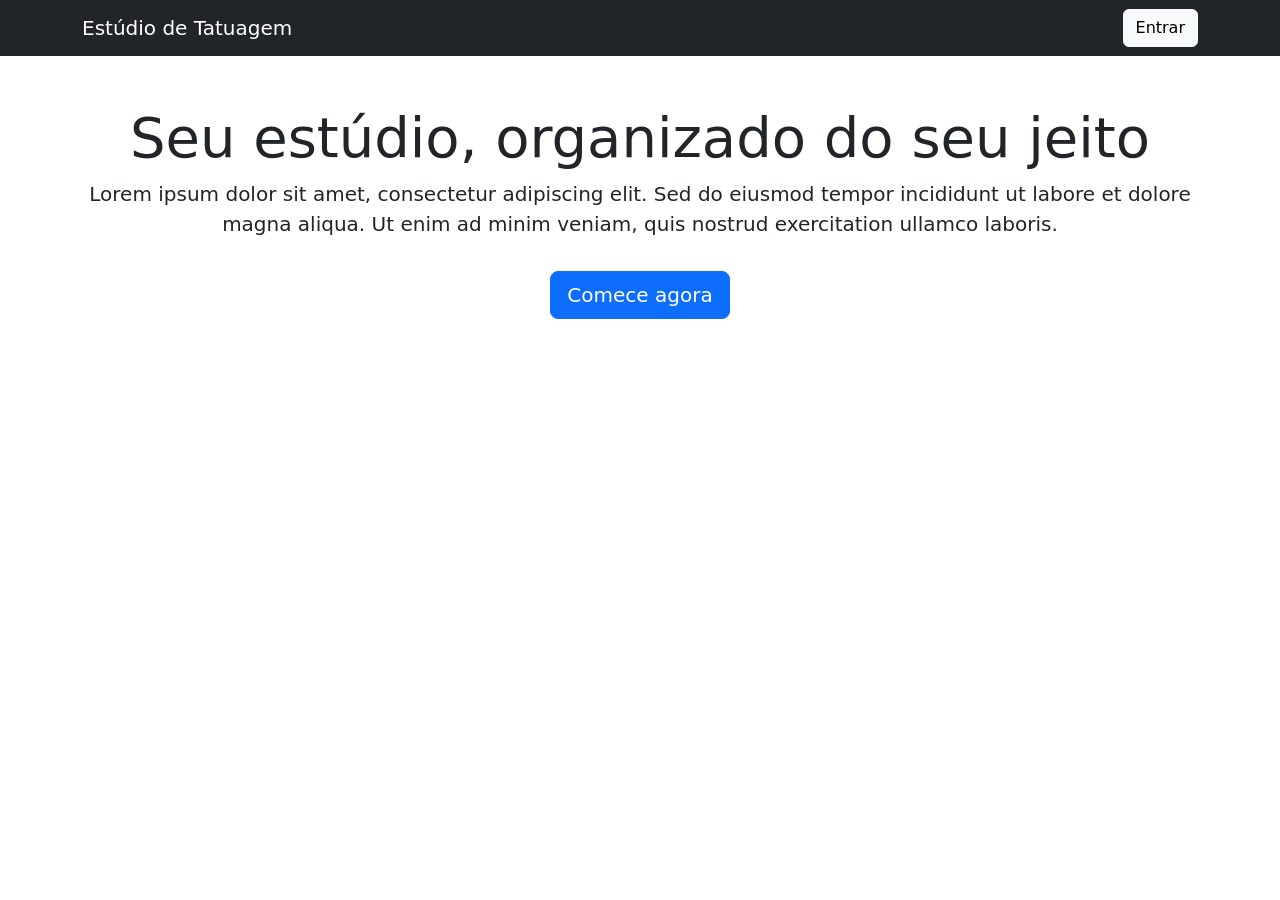
<file: frontend/frontend/index.html>
<!DOCTYPE html>
<html lang="pt-br">
<head>
  <meta charset="UTF-8">
  <title>Estúdio de Tatuagem</title>
  <link href="https://cdn.jsdelivr.net/npm/bootstrap@5.3.0/dist/css/bootstrap.min.css" rel="stylesheet">
</head>
<body>

  <nav class="navbar navbar-dark bg-dark">
    <div class="container">
      <span class="navbar-brand">Estúdio de Tatuagem</span>
      <div>
        <a href="login.html" class="btn btn-light">Entrar</a>
      </div>
    </div>
  </nav>

  <div class="container py-5 text-center">
    <h1 class="display-4">Seu estúdio, organizado do seu jeito</h1>
    <p class="lead">
      Lorem ipsum dolor sit amet, consectetur adipiscing elit. Sed do eiusmod
      tempor incididunt ut labore et dolore magna aliqua. Ut enim ad minim
      veniam, quis nostrud exercitation ullamco laboris.
    </p>
    <a href="login.html" class="btn btn-primary btn-lg mt-3">Comece agora</a>
  </div>

</body>
</html>
</file>
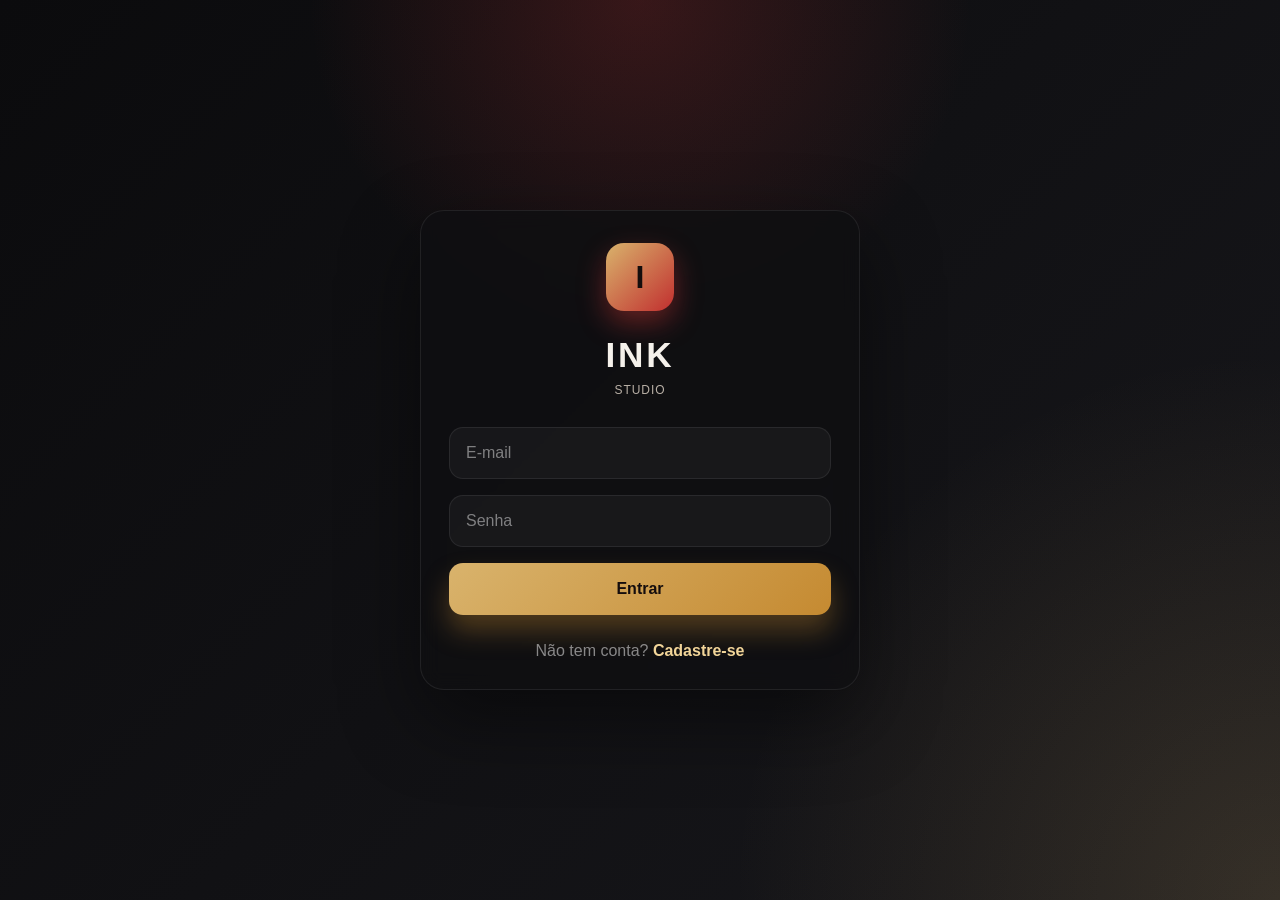
<file: frontend/frontend/agendamentos.html>
<!DOCTYPE html>
<html lang="pt-br">
<head>
  <meta charset="UTF-8">
  <title>Agendamentos — Estúdio de Tatuagem</title>
  <link href="https://cdn.jsdelivr.net/npm/bootstrap@5.3.0/dist/css/bootstrap.min.css" rel="stylesheet">
</head>
<body class="container py-4">

  <nav class="navbar navbar-dark bg-dark mb-4">
    <div class="container">
      <span class="navbar-brand">Estúdio de Tatuagem</span>
      <div>
        <a href="dashboard.html" class="text-light me-3">Dashboard</a>
        <a href="clientes.html" class="text-light me-3">Clientes</a>
        <a href="senioridade.html" class="text-light me-3">Senioridade</a>
        <a href="estilos.html" class="text-light me-3">Estilos</a>
        <a href="tatuadores.html" class="text-light me-3">Tatuadores</a>
        <a href="agendamentos.html" class="text-light">Agendamentos</a>
      </div>
    </div>
  </nav>

  <h1>Agendamentos</h1>

  <form id="form-agendamento" class="row g-2 mt-2 mb-4">
    <div class="col-md-3">
      <select id="idcliente" class="form-select" required>
        <option value="">Cliente...</option>
      </select>
    </div>
    <div class="col-md-3">
      <select id="idtatuador" class="form-select" required>
        <option value="">Tatuador...</option>
      </select>
    </div>
    <div class="col-md-2">
      <input type="date" id="dataagendamento" class="form-control" required>
    </div>
    <div class="col-md-2">
      <input type="time" id="horaagendamento" class="form-control" required>
    </div>
    <div class="col-md-2">
      <input type="number" id="valortatuagem" class="form-control" placeholder="Valor (R$)" step="0.01" min="0">
    </div>
    <div class="col-md-12">
      <textarea id="descricaotatuagem" class="form-control" placeholder="Descrição da tatuagem"></textarea>
    </div>
    <div class="col-md-4">
      <label class="form-label">Desenho aprovado (imagem)</label>
      <input type="file" id="desenho" class="form-control" accept="image/*">
    </div>
    <div class="col-md-3" id="bloco-status" style="display: none;">
      <select id="status" class="form-select">
        <option value="pendente">Pendente</option>
        <option value="confirmado">Confirmado</option>
        <option value="concluido">Concluído</option>
        <option value="cancelado">Cancelado</option>
      </select>
    </div>
    <div class="col-md-2">
      <button id="btn-submit-agendamento" type="submit" class="btn btn-primary w-100">Cadastrar</button>
    </div>
  </form>

  <table class="table table-bordered">
    <thead>
      <tr>
        <th>ID</th>
        <th>Cliente</th>
        <th>Tatuador</th>
        <th>Data</th>
        <th>Hora</th>
        <th>Valor</th>
        <th>Status</th>
        <th>Desenho</th>
        <th>Ações</th>
      </tr>
    </thead>
    <tbody id="corpo-tabela"></tbody>
  </table>

  <script src="js/auth.js"></script>
  <script src="js/agendamentos.js"></script>

</body>
</html>
</file>
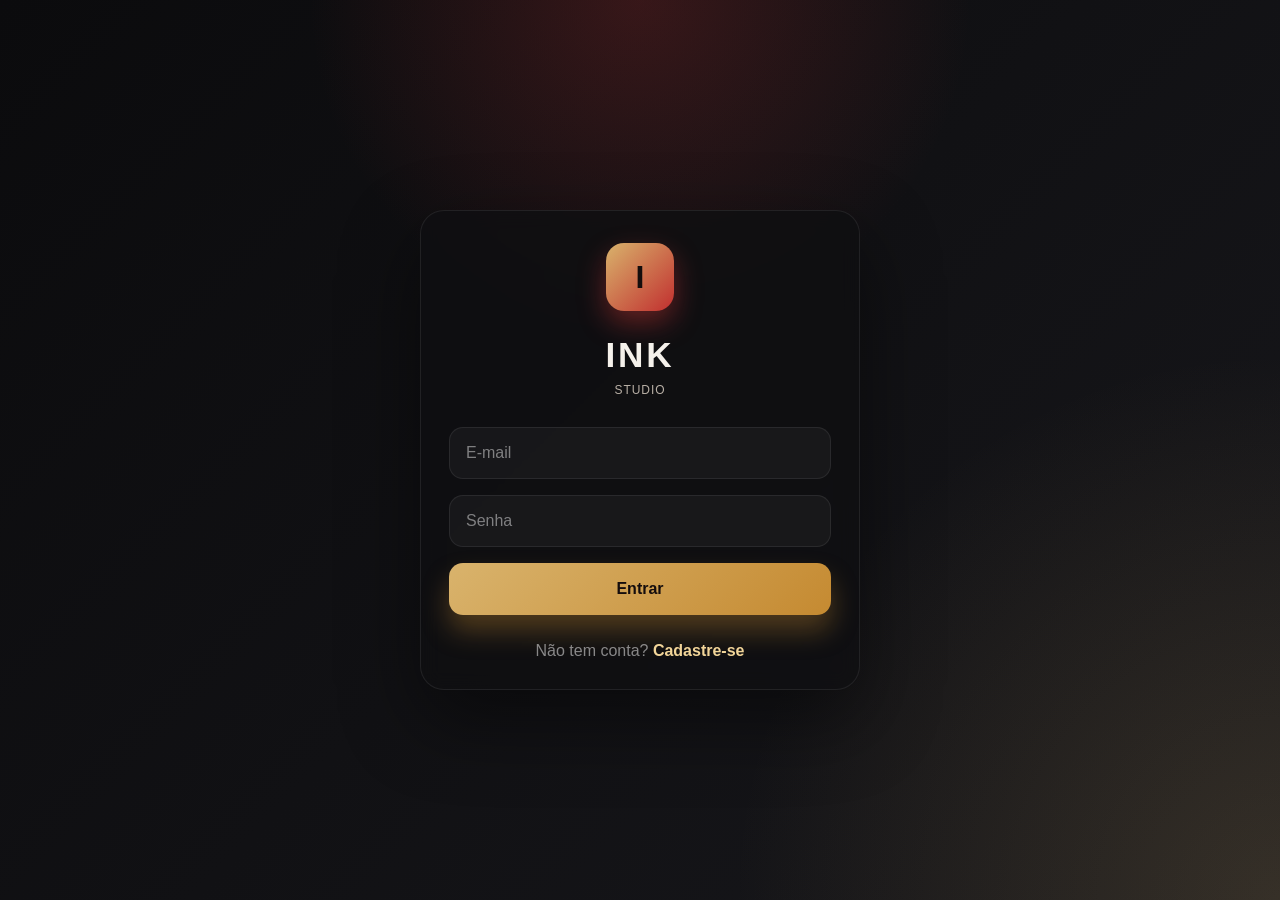
<file: frontend/frontend/cadastro.html>
<!DOCTYPE html>
<html lang="pt-br">
<head>
  <meta charset="UTF-8">
  <title>Cadastro — Estúdio de Tatuagem</title>
  <link href="https://cdn.jsdelivr.net/npm/bootstrap@5.3.0/dist/css/bootstrap.min.css" rel="stylesheet">
</head>
<body class="container py-5" style="max-width: 480px;">

  <h1 class="mb-4">Criar conta</h1>

  <form id="form-cadastro">
    <div class="mb-3">
      <input type="text" id="nome" class="form-control" placeholder="Nome" required>
    </div>
    <div class="mb-3">
      <input type="email" id="email" class="form-control" placeholder="E-mail" required>
    </div>
    <div class="mb-3">
      <input type="password" id="senha" class="form-control" placeholder="Senha" required>
    </div>
    <button type="submit" class="btn btn-primary w-100">Cadastrar</button>
  </form>

  <p class="mt-3 text-center">
    Já tem conta? <a href="login.html">Entrar</a>
  </p>

  <script src="js/auth.js"></script>
  <script src="js/cadastro.js"></script>

</body>
</html>
</file>
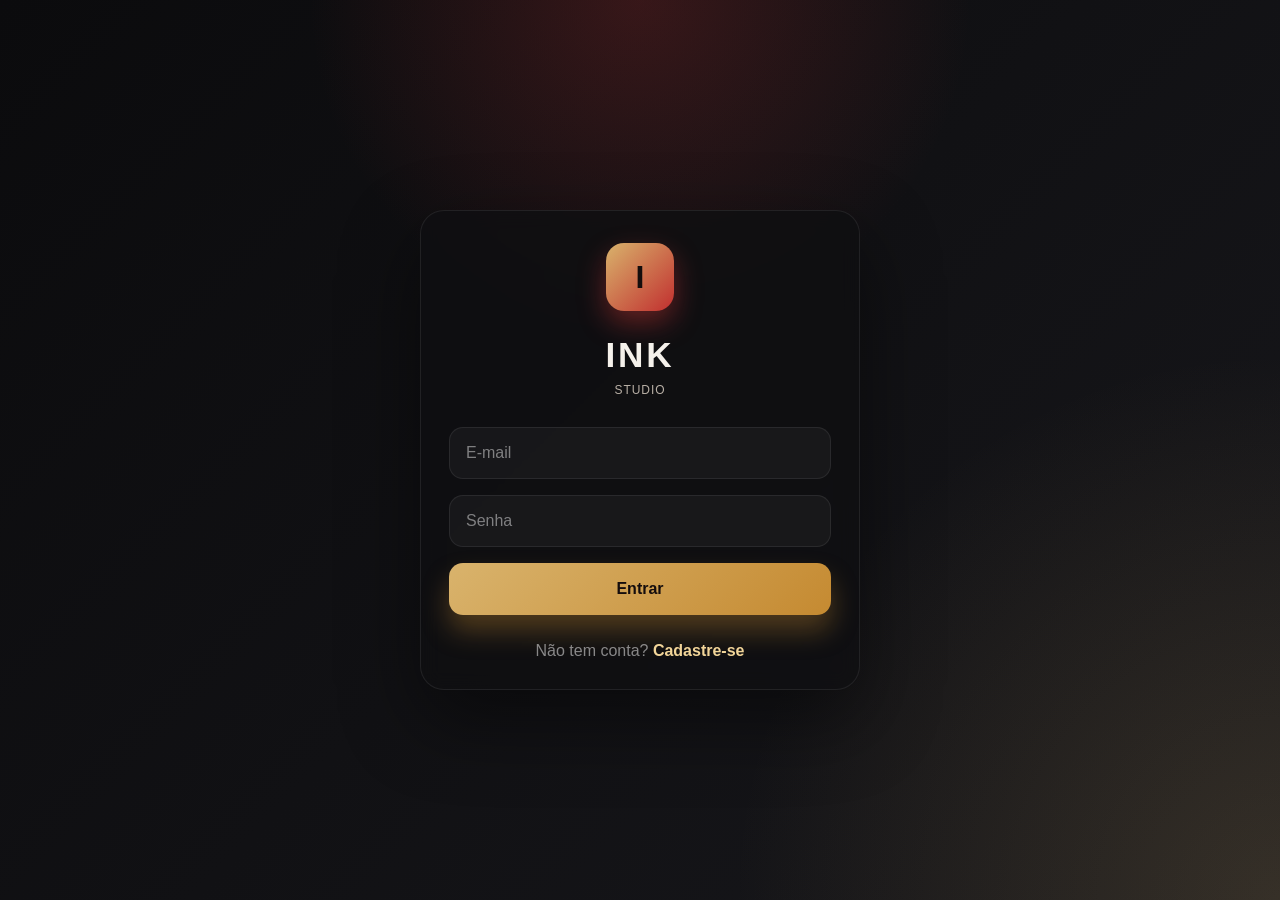
<file: frontend/frontend/clientes.html>
<!DOCTYPE html>
<html lang="pt-br">
<head>
  <meta charset="UTF-8">
  <title>Clientes — Estúdio de Tatuagem</title>
  <link href="https://cdn.jsdelivr.net/npm/bootstrap@5.3.0/dist/css/bootstrap.min.css" rel="stylesheet">
</head>
<body class="container py-4">

  <nav class="navbar navbar-dark bg-dark mb-4">
    <div class="container">
      <span class="navbar-brand">Estúdio de Tatuagem</span>
      <div>
        <a href="dashboard.html" class="text-light me-3">Dashboard</a>
        <a href="clientes.html" class="text-light me-3">Clientes</a>
        <a href="senioridade.html" class="text-light me-3">Senioridade</a>
        <a href="estilos.html" class="text-light me-3">Estilos</a>
        <a href="tatuadores.html" class="text-light me-3">Tatuadores</a>
        <a href="agendamentos.html" class="text-light">Agendamentos</a>
      </div>
    </div>
  </nav>

  <h1>Clientes</h1>

  <form id="form-cliente" class="row g-2 mt-2 mb-4">
    <div class="col-md-3">
      <input type="text" id="nome" class="form-control" placeholder="Nome" required>
    </div>
    <div class="col-md-2">
      <input type="text" id="cpf" class="form-control" placeholder="CPF (só números)" required>
    </div>
    <div class="col-md-2">
      <input type="text" id="telefone" class="form-control" placeholder="Telefone">
    </div>
    <div class="col-md-2">
      <input type="text" id="cidade" class="form-control" placeholder="Cidade">
    </div>
    <div class="col-md-1">
      <input type="text" id="uf" class="form-control" placeholder="UF" maxlength="2">
    </div>
    <div class="col-md-2">
      <button id="btn-submit-cliente" type="submit" class="btn btn-primary w-100">Cadastrar</button>
    </div>
  </form>

  <table class="table table-bordered">
    <thead>
      <tr>
        <th>ID</th>
        <th>Nome</th>
        <th>CPF</th>
        <th>Telefone</th>
        <th>Cidade</th>
        <th>UF</th>
        <th>Ações</th>
      </tr>
    </thead>
    <tbody id="corpo-tabela"></tbody>
  </table>

  <script src="js/auth.js"></script>
  <script src="js/clientes.js"></script>

</body>
</html>
</file>
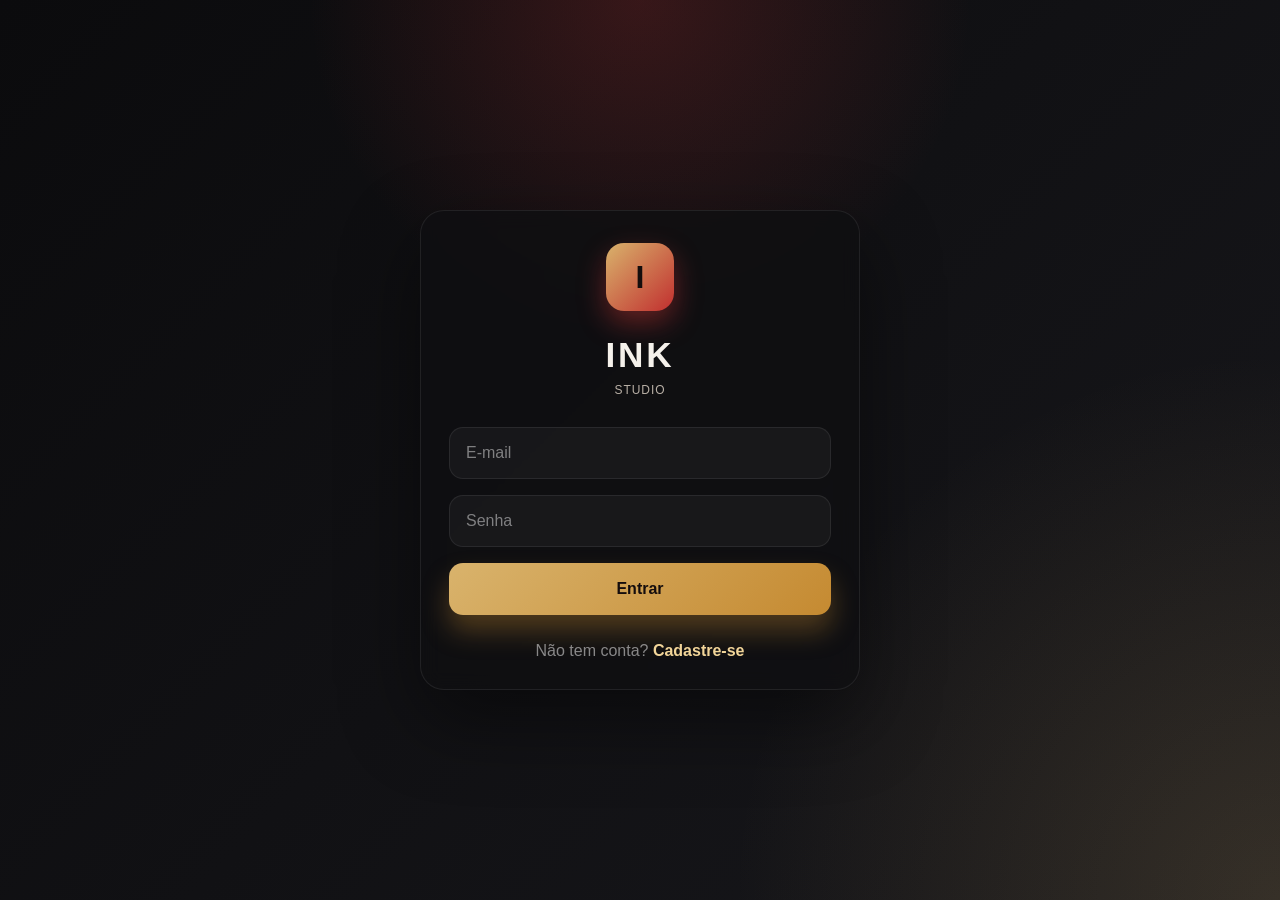
<file: frontend/frontend/dashboard.html>
<!DOCTYPE html>
<html lang="pt-br">
<head>
  <meta charset="UTF-8">
  <meta name="viewport" content="width=device-width, initial-scale=1.0">
  <title>Dashboard — Estúdio de Tatuagem</title>
  <link href="https://cdn.jsdelivr.net/npm/bootstrap@5.3.0/dist/css/bootstrap.min.css" rel="stylesheet">
  <link rel="stylesheet" href="css/style.css">
</head>
<body class="app-body">

  <nav class="topbar">
    <div class="container">
      <div class="brand-pill">
        <span class="mini-mark">I</span>
        <span>Ink Studio</span>
      </div>
      <button onclick="sair()" class="nav-logout">Sair</button>
    </div>
  </nav>

  <div class="container dashboard-wrap">
    <section class="hero-card">
      <div class="hero-kicker">Painel administrativo</div>
      <h1 class="hero-title">Bem-vindo ao estúdio</h1>
      <p class="hero-sub">Gerencie clientes, tatuadores, agendamentos e estilos com uma experiência visual premium.</p>
    </section>

    <div class="dashboard-grid">
      <a href="clientes.html" class="menu-card">
        <h3>Clientes</h3>
        <p>Controle de cadastro e histórico.</p>
      </a>

      <a href="tatuadores.html" class="menu-card">
        <h3>Tatuadores</h3>
        <p>Perfis, senioridade e especialidades.</p>
      </a>

      <a href="agendamentos.html" class="menu-card">
        <h3>Agendamentos</h3>
        <p>Agenda e aprovação de desenhos.</p>
      </a>

      <a href="senioridade.html" class="menu-card">
        <h3>Senioridade</h3>
        <p>Organização dos níveis do time.</p>
      </a>

      <a href="estilos.html" class="menu-card">
        <h3>Estilos</h3>
        <p>Catálogo de estilos de tatuagem.</p>
      </a>

      <a href="cadastro.html" class="menu-card">
        <h3>Novo Funcionário</h3>
        <p>Cadastro de novos usuários.</p>
      </a>
    </div>
  </div>

  <script src="js/auth.js"></script>
  <script>
    protegerPagina()
  </script>

</body>
</html>
</file>
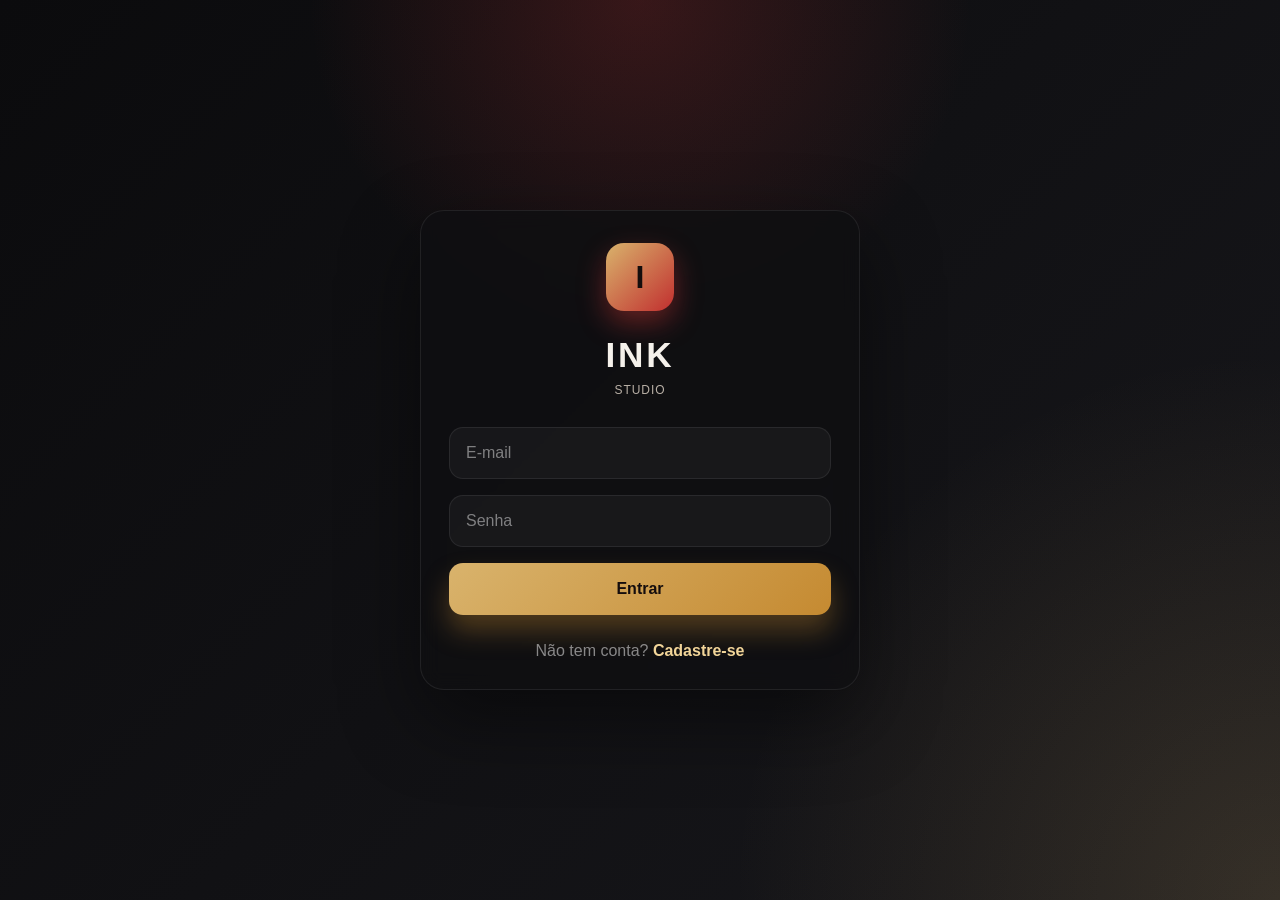
<file: frontend/frontend/estilos.html>
<!DOCTYPE html>
<html lang="pt-br">
<head>
  <meta charset="UTF-8">
  <title>Estilos — Estúdio de Tatuagem</title>
  <link href="https://cdn.jsdelivr.net/npm/bootstrap@5.3.0/dist/css/bootstrap.min.css" rel="stylesheet">
</head>
<body class="container py-4">

  <nav class="navbar navbar-dark bg-dark mb-4">
    <div class="container">
      <span class="navbar-brand">Estúdio de Tatuagem</span>
      <div>
        <a href="dashboard.html" class="text-light me-3">Dashboard</a>
        <a href="clientes.html" class="text-light me-3">Clientes</a>
        <a href="senioridade.html" class="text-light me-3">Senioridade</a>
        <a href="estilos.html" class="text-light me-3">Estilos</a>
        <a href="tatuadores.html" class="text-light me-3">Tatuadores</a>
        <a href="agendamentos.html" class="text-light">Agendamentos</a>
      </div>
    </div>
  </nav>

  <h1>Estilos</h1>

  <form id="form-estilo" class="row g-2 mt-2 mb-4">
    <div class="col-md-4">
      <input type="text" id="descricao" class="form-control" placeholder="Descrição (ex: Blackwork)" required>
    </div>
    <div class="col-md-2">
      <button id="btn-submit-estilo" type="submit" class="btn btn-primary w-100">Cadastrar</button>
    </div>
  </form>

  <table class="table table-bordered">
    <thead>
      <tr>
        <th>ID</th>
        <th>Descrição</th>
        <th>Ações</th>
      </tr>
    </thead>
    <tbody id="corpo-tabela"></tbody>
  </table>

  <script src="js/auth.js"></script>
  <script src="js/estilos.js"></script>

</body>
</html>
</file>
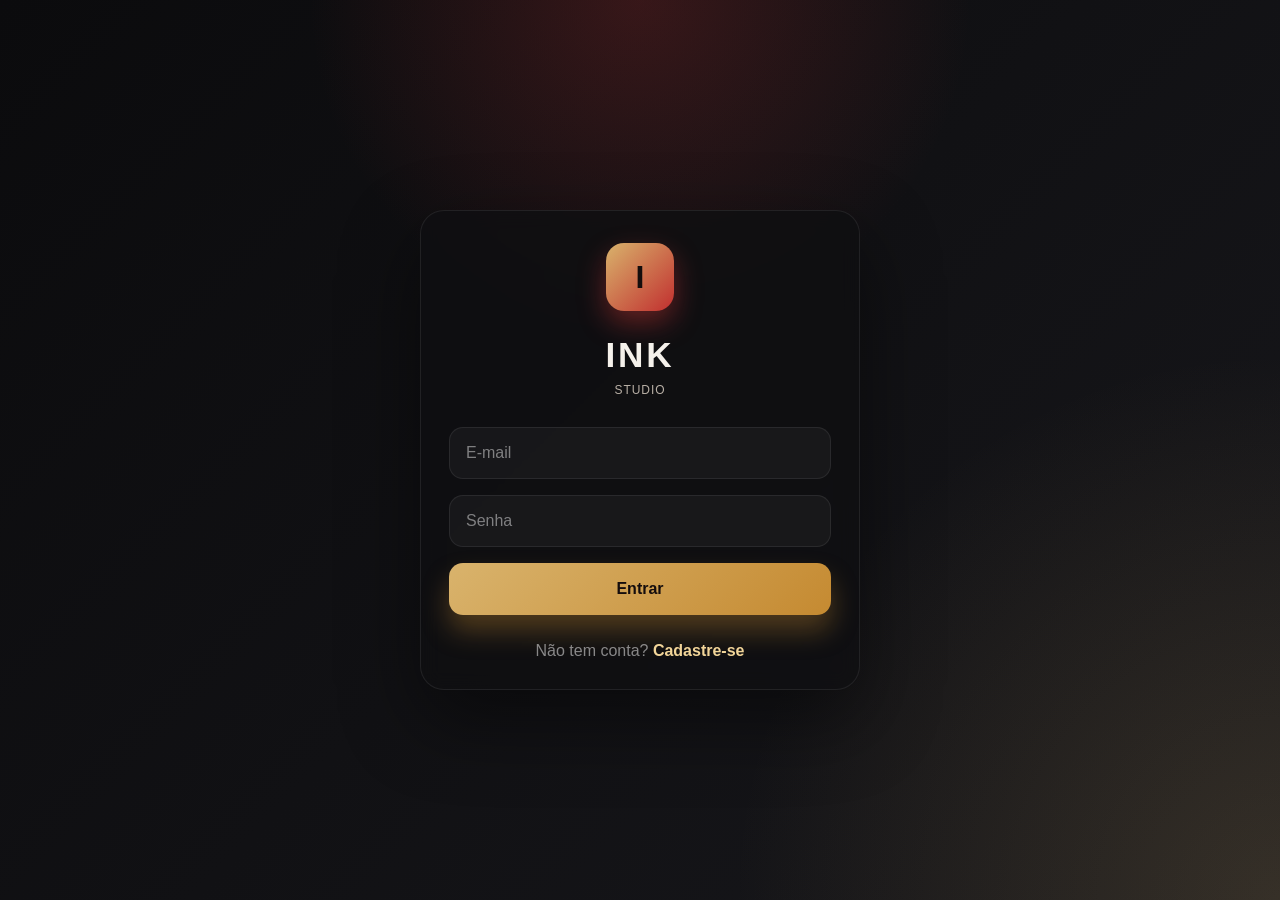
<file: frontend/frontend/login.html>
<!DOCTYPE html>
<html lang="pt-br">
<head>
  <meta charset="UTF-8">
  <meta name="viewport" content="width=device-width, initial-scale=1.0">
  <title>Login — Estúdio de Tatuagem</title>
  <link href="https://cdn.jsdelivr.net/npm/bootstrap@5.3.0/dist/css/bootstrap.min.css" rel="stylesheet">
  <link rel="stylesheet" href="css/style.css">
</head>
<body class="auth-page">

  <div class="auth-card">
    <div class="text-center">
      <div class="brand-mark">I</div>
      <span class="brand-name">Ink</span>
      <div class="auth-subtitle">Studio</div>
    </div>

    <form id="form-login">
      <div class="mb-3">
        <input type="email" id="email" class="form-control" placeholder="E-mail" required>
      </div>
      <div class="mb-3">
        <input type="password" id="senha" class="form-control" placeholder="Senha" required>
      </div>
      <button type="submit" class="btn btn-primary w-100">Entrar</button>
    </form>

    <p class="mt-4 text-center mb-0 text-white-50">
      Não tem conta? <a class="auth-link" href="cadastro.html">Cadastre-se</a>
    </p>
  </div>

  <script>
    const formLogin = document.getElementById('form-login');

    formLogin.addEventListener('submit', async (event) => {
      event.preventDefault();

      const email = document.getElementById('email').value.trim();
      const senha = document.getElementById('senha').value.trim();

      try {
        const resposta = await fetch('http://127.0.0.1:8000/login', {
          method: 'POST',
          headers: { 'Content-Type': 'application/json' },
          body: JSON.stringify({ email, senha }),
        });

        const resultado = await resposta.json().catch(() => ({}));

        if (resposta.ok) {
          localStorage.setItem('token', resultado.access_token);
          window.location.href = 'dashboard.html';
          return;
        }

        alert('Erro ao entrar: ' + (resultado.erro || 'Credenciais inválidas'));
      } catch (erro) {
        console.error('Erro no login:', erro);
        alert('Não foi possível conectar com a API. Verifique se o backend está rodando em http://127.0.0.1:8000');
      }
    });
  </script>

</body>
</html>
</file>
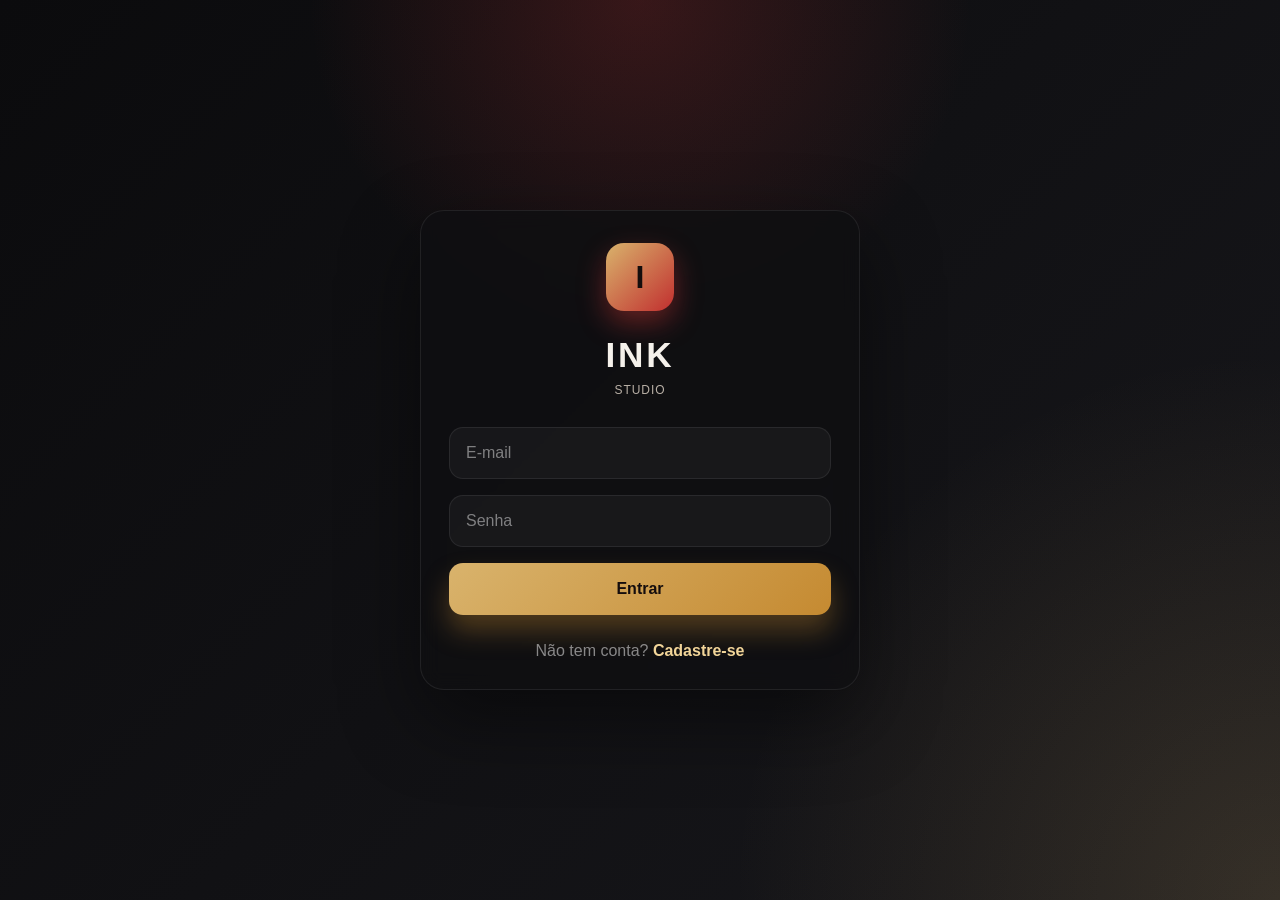
<file: frontend/frontend/senioridade.html>
<!DOCTYPE html>
<html lang="pt-br">
<head>
  <meta charset="UTF-8">
  <title>Senioridade — Estúdio de Tatuagem</title>
  <link href="https://cdn.jsdelivr.net/npm/bootstrap@5.3.0/dist/css/bootstrap.min.css" rel="stylesheet">
</head>
<body class="container py-4">

  <nav class="navbar navbar-dark bg-dark mb-4">
    <div class="container">
      <span class="navbar-brand">Estúdio de Tatuagem</span>
      <div>
        <a href="dashboard.html" class="text-light me-3">Dashboard</a>
        <a href="clientes.html" class="text-light me-3">Clientes</a>
        <a href="senioridade.html" class="text-light me-3">Senioridade</a>
        <a href="estilos.html" class="text-light me-3">Estilos</a>
        <a href="tatuadores.html" class="text-light me-3">Tatuadores</a>
        <a href="agendamentos.html" class="text-light">Agendamentos</a>
      </div>
    </div>
  </nav>

  <h1>Senioridade</h1>

  <form id="form-senioridade" class="row g-2 mt-2 mb-4">
    <div class="col-md-4">
      <input type="text" id="nome" class="form-control" placeholder="Nome (ex: Júnior)" required>
    </div>
    <div class="col-md-2">
      <button id="btn-submit-senioridade" type="submit" class="btn btn-primary w-100">Cadastrar</button>
    </div>
  </form>

  <table class="table table-bordered">
    <thead>
      <tr>
        <th>ID</th>
        <th>Nome</th>
        <th>Ações</th>
      </tr>
    </thead>
    <tbody id="corpo-tabela"></tbody>
  </table>

  <script src="js/auth.js"></script>
  <script src="js/senioridade.js"></script>

</body>
</html>
</file>
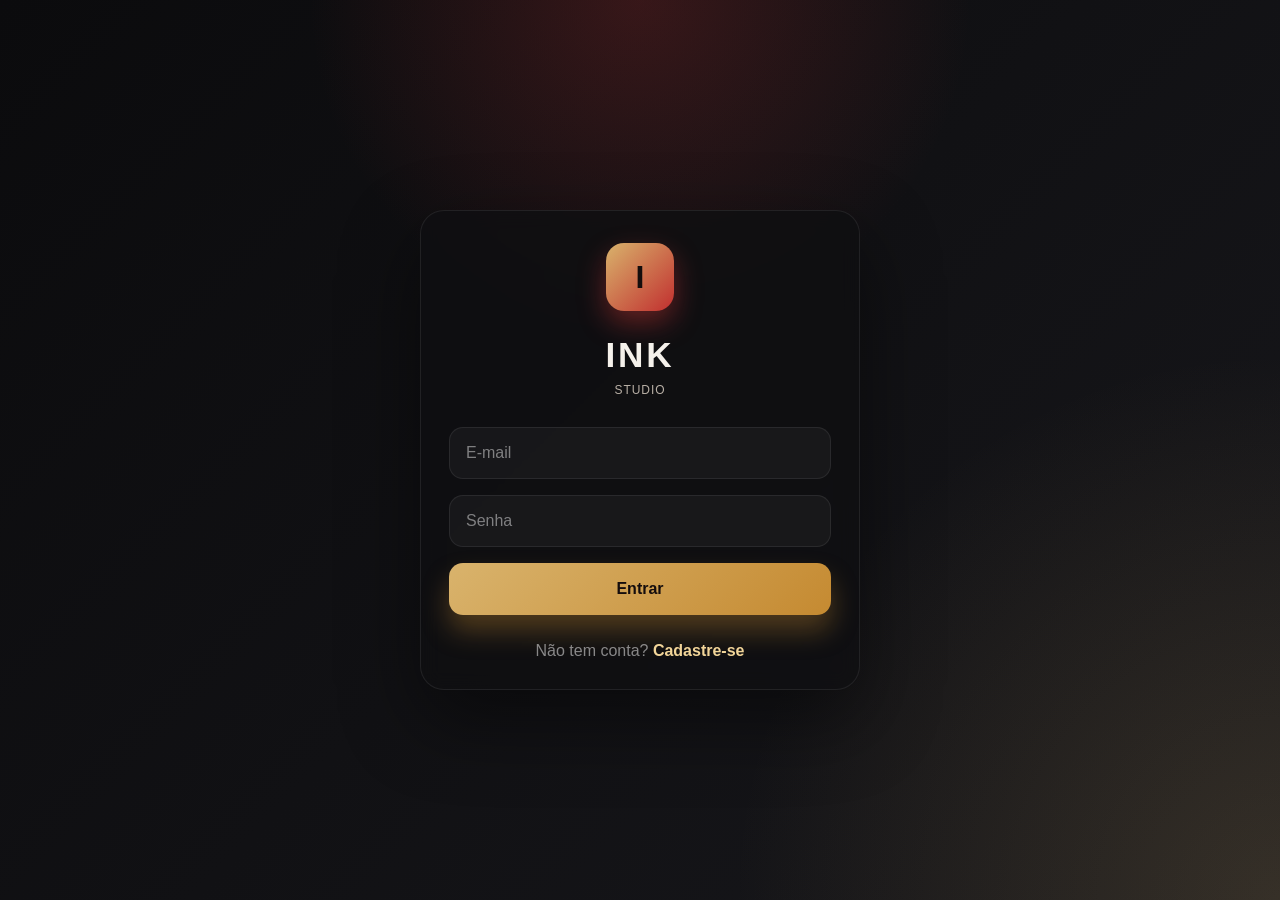
<file: frontend/frontend/tatuadores.html>
<!DOCTYPE html>
<html lang="pt-br">
<head>
  <meta charset="UTF-8">
  <title>Tatuadores — Estúdio de Tatuagem</title>
  <link href="https://cdn.jsdelivr.net/npm/bootstrap@5.3.0/dist/css/bootstrap.min.css" rel="stylesheet">
</head>
<body class="container py-4">

  <nav class="navbar navbar-dark bg-dark mb-4">
    <div class="container">
      <span class="navbar-brand">Estúdio de Tatuagem</span>
      <div>
        <a href="dashboard.html" class="text-light me-3">Dashboard</a>
        <a href="clientes.html" class="text-light me-3">Clientes</a>
        <a href="senioridade.html" class="text-light me-3">Senioridade</a>
        <a href="estilos.html" class="text-light me-3">Estilos</a>
        <a href="tatuadores.html" class="text-light me-3">Tatuadores</a>
        <a href="agendamentos.html" class="text-light">Agendamentos</a>
      </div>
    </div>
  </nav>

  <h1>Tatuadores</h1>

  <form id="form-tatuador" class="row g-2 mt-2 mb-4">
    <div class="col-md-3">
      <input type="text" id="nometatuador" class="form-control" placeholder="Nome" required>
    </div>
    <div class="col-md-2">
      <input type="text" id="cpf" class="form-control" placeholder="CPF (só números)" required>
    </div>
    <div class="col-md-3">
      <input type="email" id="email" class="form-control" placeholder="E-mail">
    </div>
    <div class="col-md-2">
      <input type="text" id="telefone" class="form-control" placeholder="Telefone">
    </div>
    <div class="col-md-2">
      <select id="idsenioridade" class="form-select" required>
        <option value="">Senioridade...</option>
      </select>
    </div>
    <div class="col-md-12">
      <label class="form-label">Estilos que domina</label>
      <div id="lista-estilos" class="d-flex flex-wrap gap-3"></div>
    </div>
    <div class="col-md-2">
      <button id="btn-submit-tatuador" type="submit" class="btn btn-primary w-100">Cadastrar</button>
    </div>
  </form>

  <table class="table table-bordered">
    <thead>
      <tr>
        <th>ID</th>
        <th>Nome</th>
        <th>CPF</th>
        <th>E-mail</th>
        <th>Telefone</th>
        <th>Senioridade</th>
        <th>Estilos</th>
        <th>Ações</th>
      </tr>
    </thead>
    <tbody id="corpo-tabela"></tbody>
  </table>

  <script src="js/auth.js"></script>
  <script src="js/tatuadores.js"></script>

</body>
</html>
</file>
<file: frontend/frontend/css/style.css>
:root {
  --bg-1: #0b0b0d;
  --bg-2: #17171b;
  --panel: rgba(24, 24, 28, 0.9);
  --panel-soft: rgba(17, 17, 20, 0.72);
  --line: rgba(255, 255, 255, 0.08);
  --text: #f5f1eb;
  --muted: #b9b0a6;
  --gold: #d9b36c;
  --gold-soft: #f2d599;
  --red: #c12f2f;
  --red-soft: #f05454;
  --shadow: rgba(0, 0, 0, 0.45);
}

* {
  box-sizing: border-box;
}

html, body {
  margin: 0;
  min-height: 100%;
  font-family: Inter, "Segoe UI", sans-serif;
  background:
    radial-gradient(circle at top, rgba(201, 53, 53, 0.22), transparent 30%),
    radial-gradient(circle at bottom right, rgba(217, 179, 108, 0.16), transparent 35%),
    linear-gradient(135deg, var(--bg-1), var(--bg-2));
  color: var(--text);
}

body {
  min-height: 100vh;
}

.auth-page {
  display: grid;
  place-items: center;
  padding: 40px 16px;
}

.auth-card {
  width: min(100%, 440px);
  background: rgba(15, 15, 18, 0.82);
  border: 1px solid var(--line);
  border-radius: 24px;
  box-shadow: 0 30px 80px var(--shadow);
  padding: 32px 28px 26px;
  backdrop-filter: blur(10px);
}

.brand-mark {
  display: inline-flex;
  align-items: center;
  justify-content: center;
  width: 68px;
  height: 68px;
  border-radius: 18px;
  background: linear-gradient(135deg, var(--gold), var(--red));
  color: #140d0d;
  font-size: 2rem;
  font-weight: 800;
  box-shadow: 0 12px 28px rgba(201, 53, 53, 0.45);
}

.brand-name {
  display: block;
  margin-top: 18px;
  font-size: 2.2rem;
  font-weight: 800;
  letter-spacing: 0.08em;
  text-transform: uppercase;
  text-align: center;
  color: var(--text);
}

.auth-subtitle {
  text-align: center;
  color: var(--muted);
  margin-bottom: 28px;
  letter-spacing: 0.08em;
  text-transform: uppercase;
  font-size: 0.75rem;
}

.form-control {
  height: 52px;
  border-radius: 14px;
  border: 1px solid rgba(255, 255, 255, 0.08);
  background: rgba(255, 255, 255, 0.04);
  color: var(--text);
  padding: 0.75rem 1rem;
  font-size: 1rem;
}

.form-control::placeholder {
  color: rgba(255, 255, 255, 0.45);
}

.form-control:focus {
  border-color: rgba(217, 179, 108, 0.8);
  box-shadow: 0 0 0 0.25rem rgba(217, 179, 108, 0.18);
  background: rgba(255, 255, 255, 0.06);
  color: var(--text);
}

.btn-primary {
  background: linear-gradient(135deg, var(--gold), #c58a31);
  border: none;
  border-radius: 14px;
  color: #140d0d;
  font-weight: 700;
  height: 52px;
  box-shadow: 0 16px 27px rgba(197, 138, 49, 0.35);
  transition: transform 0.15s ease, box-shadow 0.15s ease;
}

.btn-primary:hover {
  transform: translateY(-1px);
  box-shadow: 0 16px 32px rgba(197, 138, 49, 0.45);
  background: linear-gradient(135deg, var(--gold-soft), #dca74a);
}

.auth-link {
  color: var(--gold-soft);
  text-decoration: none;
  font-weight: 600;
}

.auth-link:hover {
  color: #fff;
}

.app-body {
  background: linear-gradient(180deg, #0d0d0f 0%, #131316 100%);
}

.topbar {
  background: rgba(18, 18, 22, 0.85);
  border-bottom: 1px solid var(--line);
  backdrop-filter: blur(8px);
  box-shadow: 0 12px 24px rgba(0, 0, 0, 0.18);
}

.topbar .container {
  display: flex;
  align-items: center;
  justify-content: space-between;
  min-height: 72px;
}

.brand-pill {
  display: inline-flex;
  align-items: center;
  gap: 12px;
  font-weight: 800;
  letter-spacing: 0.08em;
  text-transform: uppercase;
  color: var(--text);
}

.brand-pill .mini-mark {
  display: inline-flex;
  align-items: center;
  justify-content: center;
  width: 34px;
  height: 34px;
  border-radius: 12px;
  background: linear-gradient(135deg, var(--gold), var(--red));
  color: #120e0e;
  font-weight: 900;
}

.nav-logout {
  background: transparent;
  border: 1px solid rgba(255, 255, 255, 0.12);
  color: var(--text);
  border-radius: 12px;
  padding: 10px 18px;
  transition: 0.2s ease;
}

.nav-logout:hover {
  background: rgba(255, 255, 255, 0.04);
}

.dashboard-wrap {
  padding: 36px 0 60px;
}

.hero-card {
  background: linear-gradient(135deg, rgba(29, 29, 33, 0.96), rgba(15, 15, 18, 0.92));
  border: 1px solid var(--line);
  border-radius: 26px;
  box-shadow: 0 24px 60px rgba(0, 0, 0, 0.35);
  padding: 32px;
  margin-bottom: 28px;
}

.hero-kicker {
  color: var(--gold-soft);
  letter-spacing: 0.15em;
  text-transform: uppercase;
  font-size: 0.72rem;
  margin-bottom: 14px;
}

.hero-title {
  font-size: clamp(2rem, 3vw, 3rem);
  font-weight: 800;
  margin: 0;
  letter-spacing: -0.04em;
}

.hero-sub {
  color: var(--muted);
  margin-top: 12px;
  max-width: 760px;
  font-size: 1.04rem;
}

.dashboard-grid {
  display: grid;
  grid-template-columns: repeat(auto-fit, minmax(180px, 1fr));
  gap: 20px;
}

.menu-card {
  display: block;
  padding: 22px 18px;
  border-radius: 20px;
  border: 1px solid var(--line);
  background: linear-gradient(180deg, rgba(255,255,255,0.02), rgba(255,255,255,0.01));
  color: var(--text);
  text-decoration: none;
  min-height: 150px;
  box-shadow: 0 18px 40px rgba(0, 0, 0, 0.18);
  transition: transform 0.2s ease, border-color 0.2s ease, box-shadow 0.2s ease;
}

.menu-card:hover {
  transform: translateY(-4px);
  border-color: rgba(217, 179, 108, 0.5);
  box-shadow: 0 18px 40px rgba(201, 53, 53, 0.18);
  text-decoration: none;
  color: var(--text);
}

.menu-card h3 {
  font-size: 1.1rem;
  margin: 0 0 8px;
  font-weight: 700;
}

.menu-card p {
  margin: 0;
  color: var(--muted);
  font-size: 0.92rem;
}

@media (max-width: 576px) {
  .auth-card {
    padding: 26px 20px 22px;
  }

  .brand-name {
    font-size: 1.8rem;
  }

  .hero-card {
    padding: 22px 18px;
  }
}
</file>
